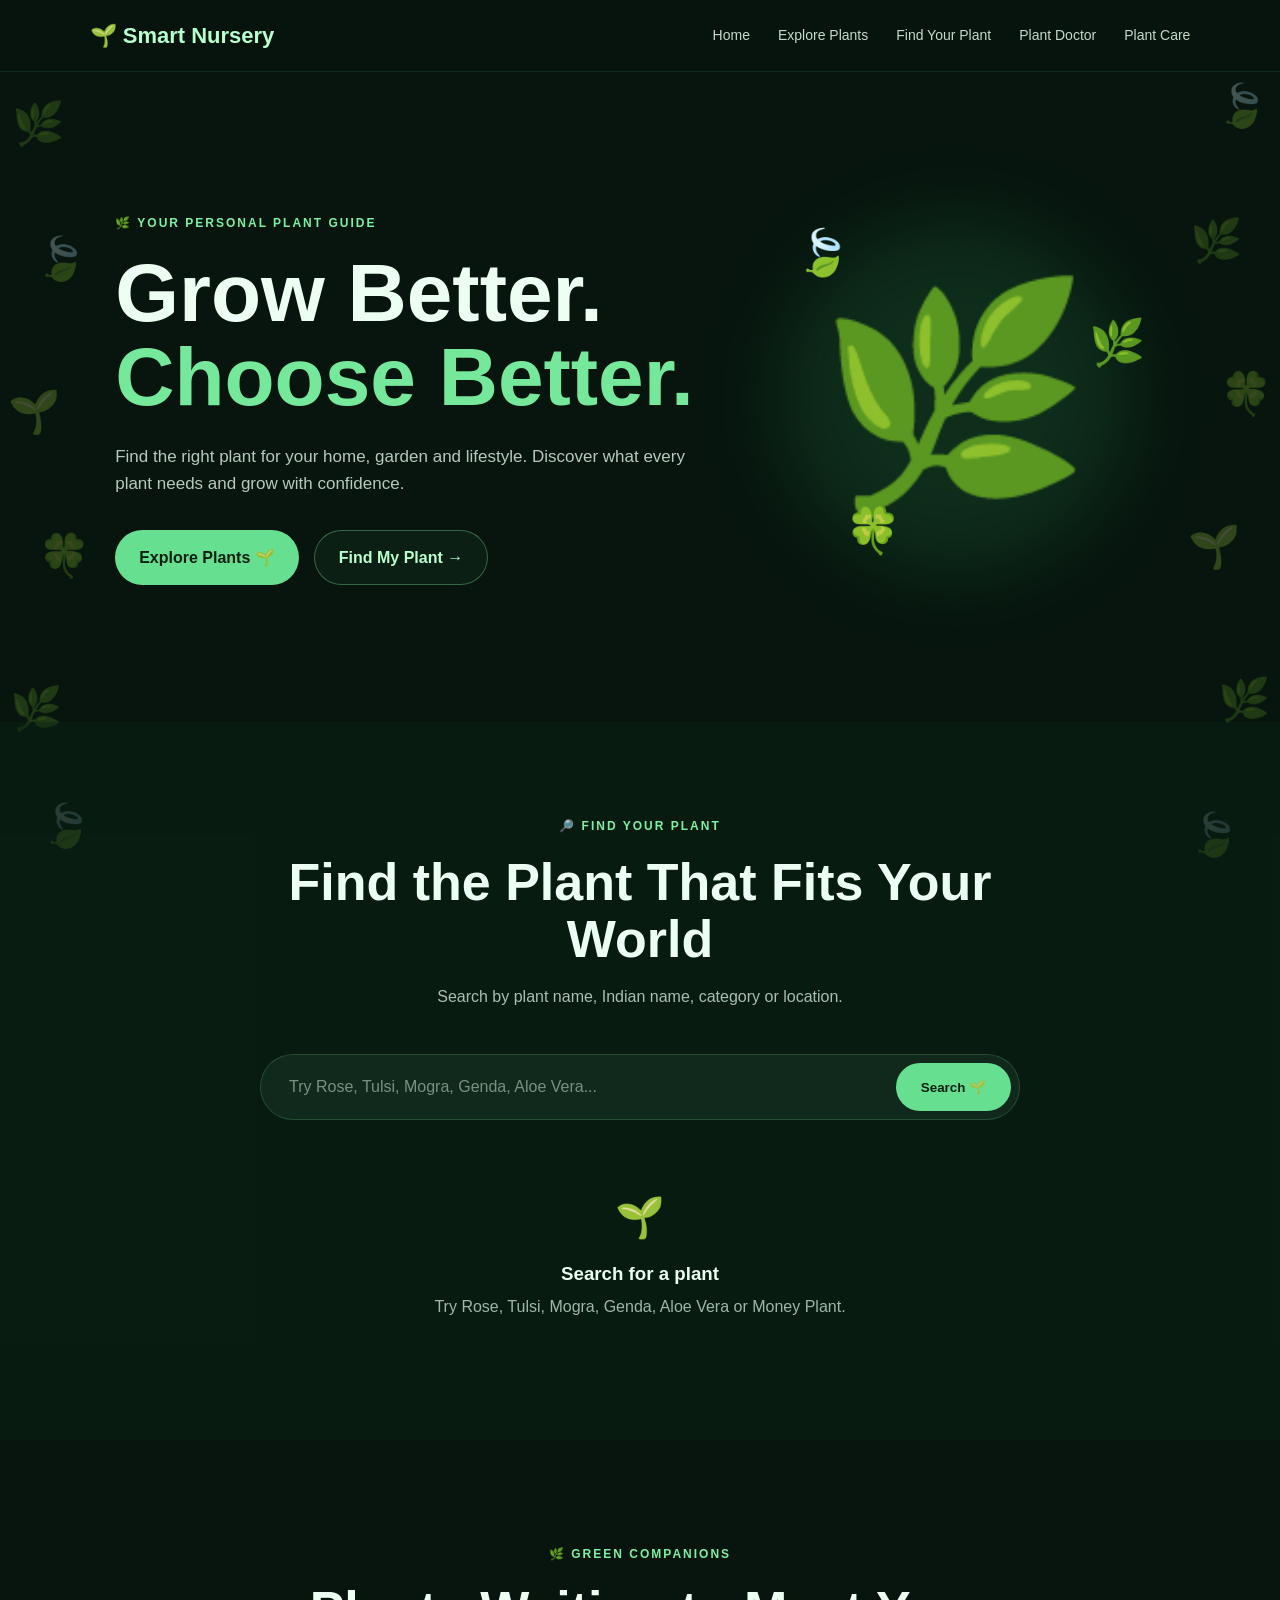
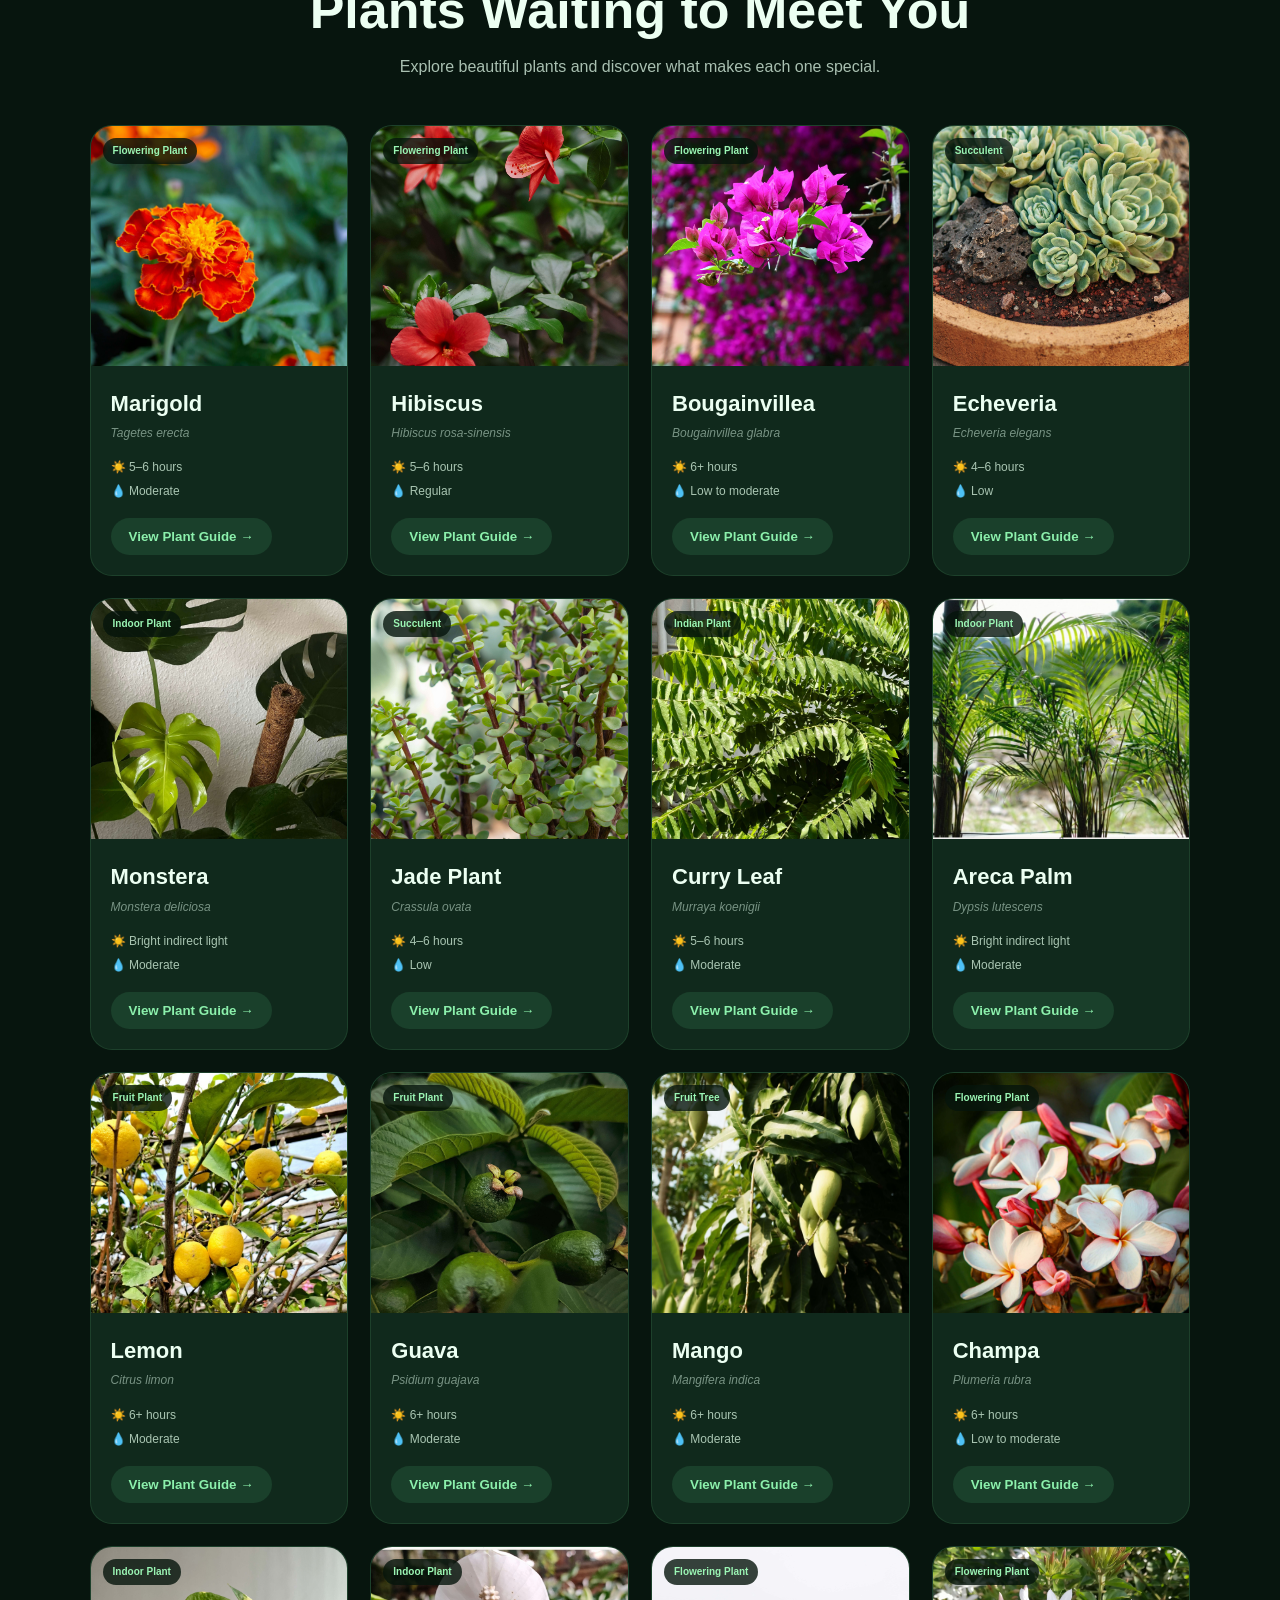
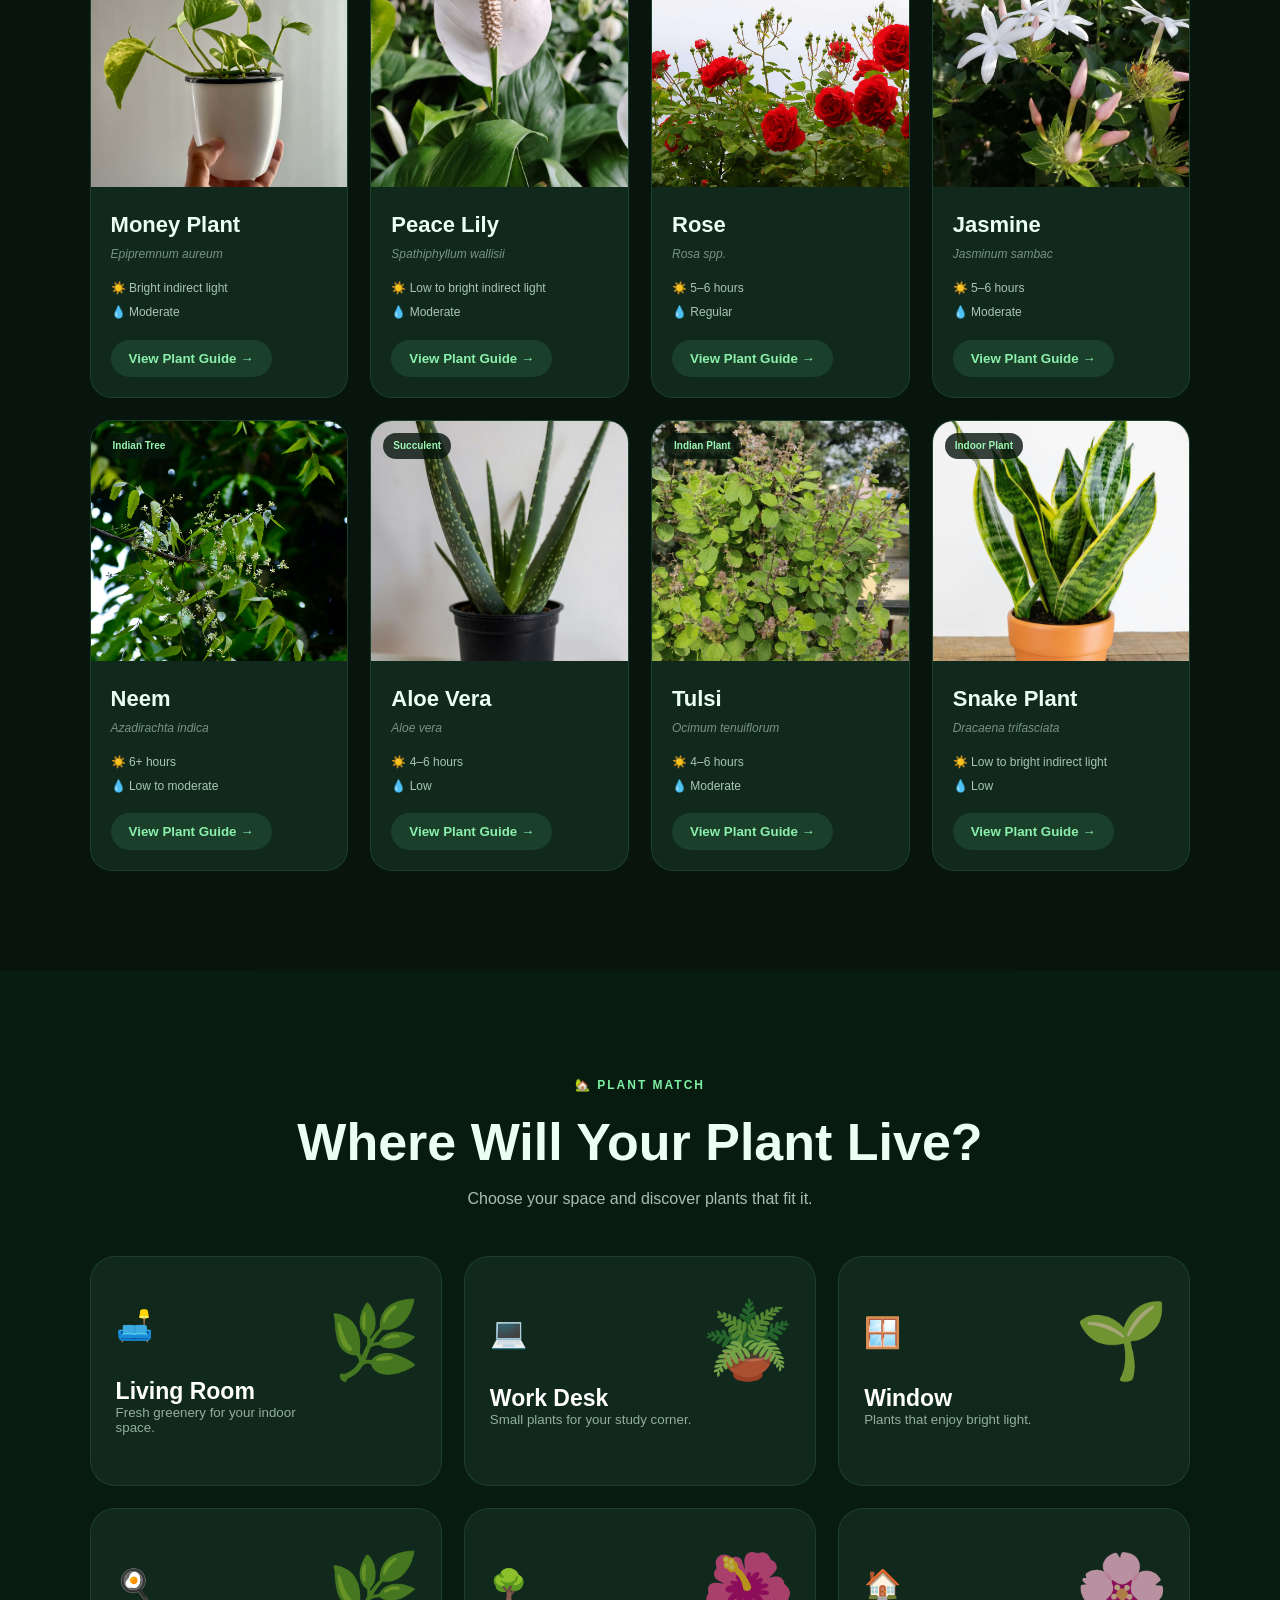
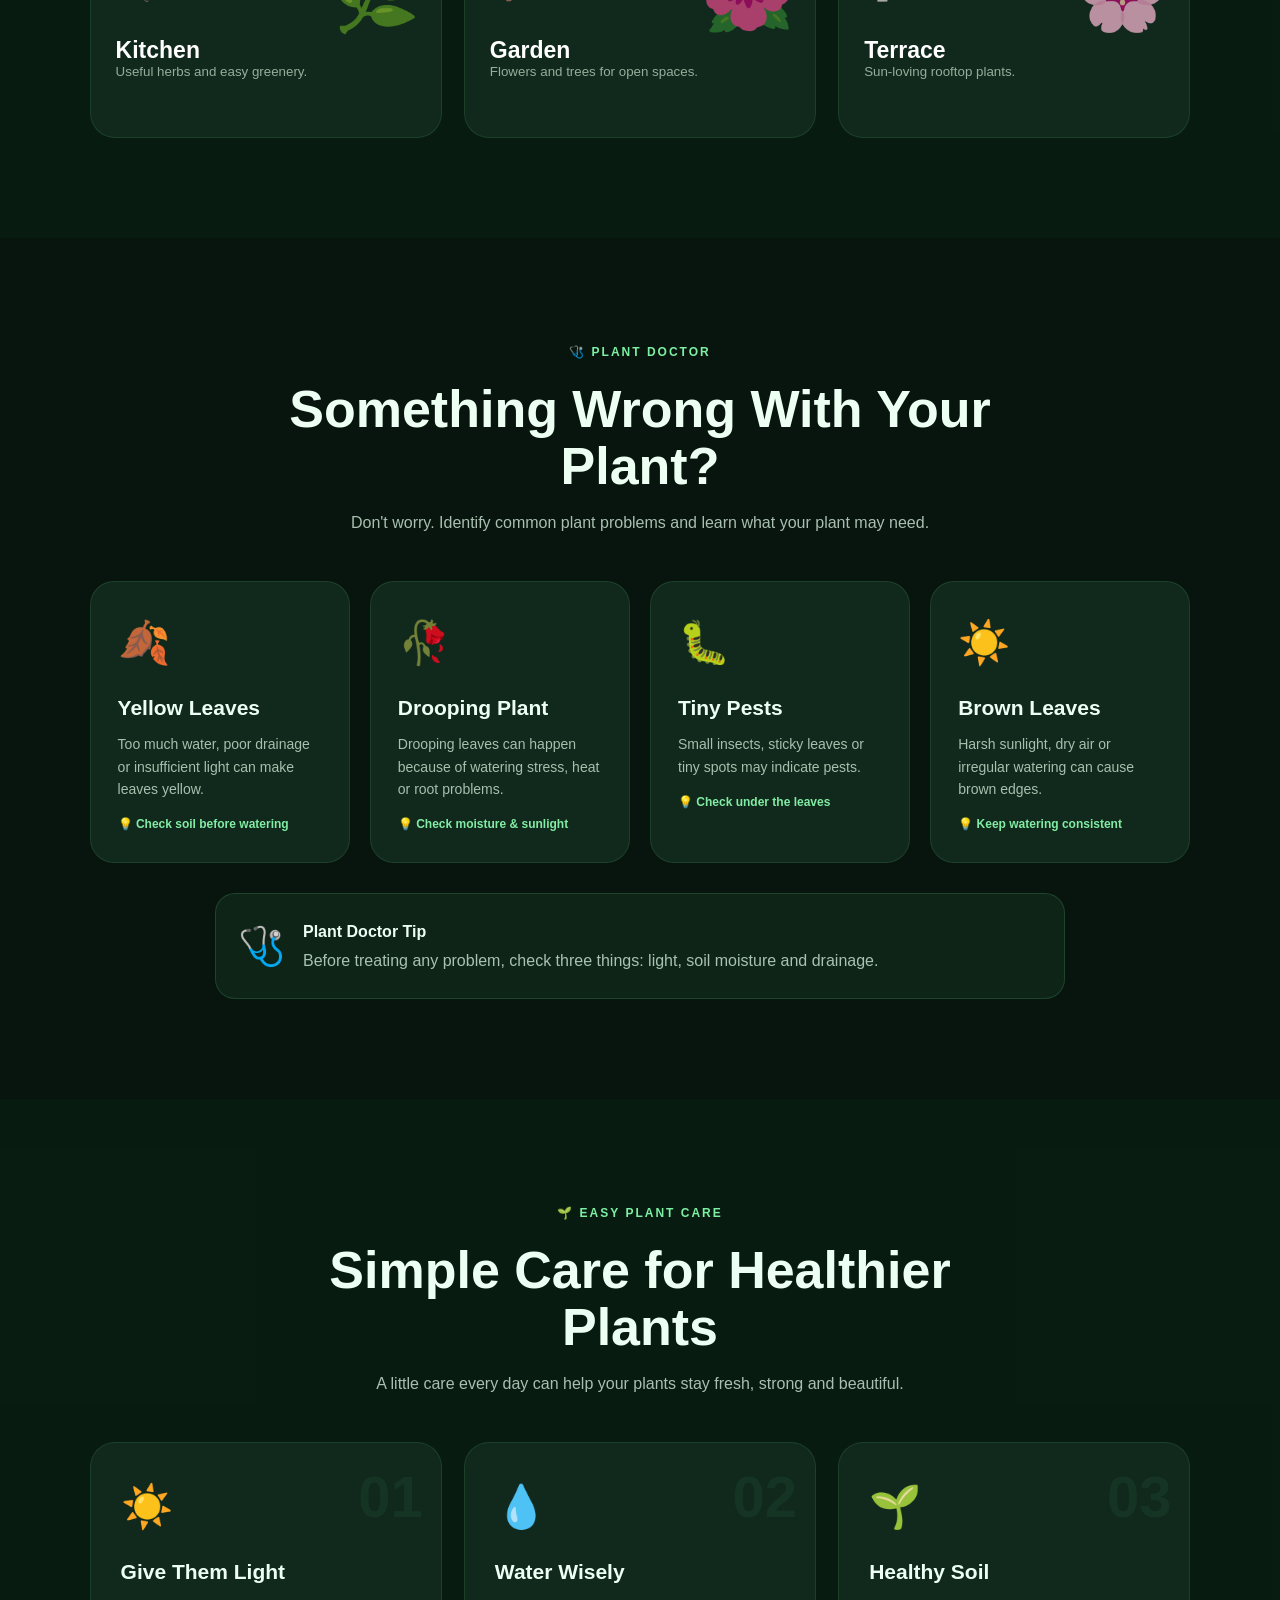
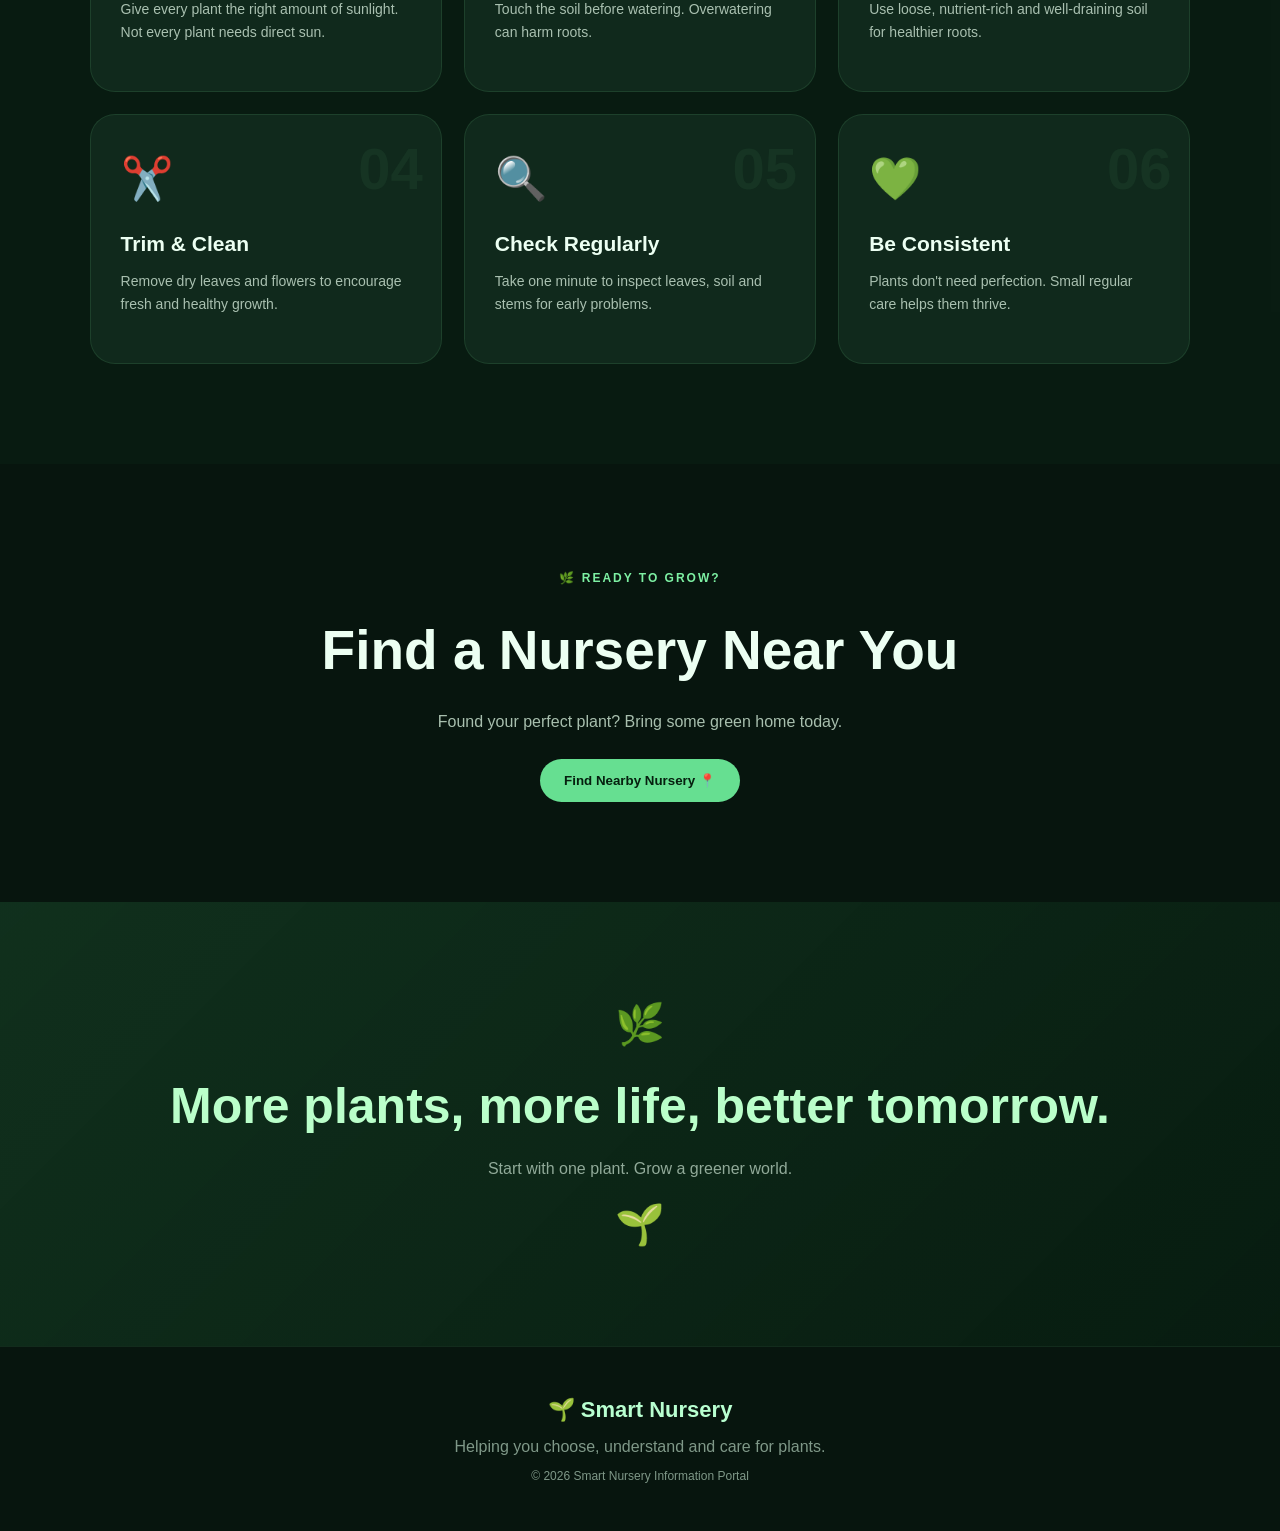
<file: index.html>
<!DOCTYPE html>
<html lang="en">
<head>
    <meta charset="UTF-8">
    <meta name="viewport" content="width=device-width, initial-scale=1.0">
    <title>Smart Nursery Information Portal</title>
    <link rel="stylesheet" href="style.css">
</head>

<body>

    <!-- SIDE PLANT ANIMATION -->
    <div class="side-decoration left-decoration">
        <span class="side-leaf leaf-a">🌿</span>
        <span class="side-leaf leaf-b">🍃</span>
        <span class="side-leaf leaf-c">🌱</span>
        <span class="side-leaf leaf-d">🍀</span>
        <span class="side-leaf leaf-e">🌿</span>
        <span class="side-leaf leaf-f">🍃</span>
    </div>

    <div class="side-decoration right-decoration">
        <span class="side-leaf leaf-a">🍃</span>
        <span class="side-leaf leaf-b">🌿</span>
        <span class="side-leaf leaf-c">🍀</span>
        <span class="side-leaf leaf-d">🌱</span>
        <span class="side-leaf leaf-e">🌿</span>
        <span class="side-leaf leaf-f">🍃</span>
    </div>


    <!-- NAVBAR -->
    <header class="navbar">

        <div class="logo">
            🌱 Smart Nursery
        </div>

        <nav>
            <a href="#home">Home</a>
            <a href="#explore">Explore Plants</a>
            <a href="#spaces">Find Your Plant</a>
            <a href="#doctor">Plant Doctor</a>
            <a href="#care">Plant Care</a>
        </nav>

    </header>


    <!-- HERO -->
    <section class="hero" id="home">

        <div class="hero-content">

            <span class="hero-tag">
                🌿 YOUR PERSONAL PLANT GUIDE
            </span>

            <h1>
                Grow Better.<br>
                <span>Choose Better.</span>
            </h1>

            <p>
                Find the right plant for your home, garden and lifestyle.
                Discover what every plant needs and grow with confidence.
            </p>

            <div class="hero-buttons">

                <a href="#explore" class="primary-btn">
                    Explore Plants 🌱
                </a>

                <a href="#spaces" class="secondary-btn">
                    Find My Plant →
                </a>

            </div>

        </div>


        <div class="hero-visual">

            <div class="hero-glow"></div>

            <div class="floating-leaf leaf-one">🍃</div>
            <div class="floating-leaf leaf-two">🌿</div>
            <div class="floating-leaf leaf-three">🍀</div>

            <div class="hero-plant">
                🌿
            </div>

        </div>

    </section>


    <!-- SEARCH -->
    <section class="search-section">

        <div class="section-heading">

            <span class="section-tag">
                🔎 FIND YOUR PLANT
            </span>

            <h2>
                Find the Plant That Fits Your World
            </h2>

            <p>
                Search by plant name, Indian name, category or location.
            </p>

        </div>

        <div class="search-box">

            <input
                type="text"
                id="plantSearch"
                placeholder="Try Rose, Tulsi, Mogra, Genda, Aloe Vera..."
                autocomplete="off"
            >

            <button onclick="searchPlant()">
                Search 🌱
            </button>

        </div>

        <div id="searchResult" class="search-results">

            <div class="search-empty">

                <span>🌱</span>

                <h3>
                    Search for a plant
                </h3>

                <p>
                    Try Rose, Tulsi, Mogra, Genda,
                    Aloe Vera or Money Plant.
                </p>

            </div>

        </div>

    </section>


    <!-- GREEN COMPANIONS -->
    <section class="plants-section" id="explore">

        <div class="section-heading">

            <span class="section-tag">
                🌿 GREEN COMPANIONS
            </span>

            <h2>
                Plants Waiting to Meet You
            </h2>

            <p>
                Explore beautiful plants and discover what makes
                each one special.
            </p>

        </div>

        <div class="plant-grid"></div>

    </section>


    <!-- SPACE FINDER -->
    <section class="spaces-section" id="spaces">

        <div class="section-heading">

            <span class="section-tag">
                🏡 PLANT MATCH
            </span>

            <h2>
                Where Will Your Plant Live?
            </h2>

            <p>
                Choose your space and discover plants that fit it.
            </p>

        </div>


        <div class="space-grid">

            <button class="space-card" onclick="chooseSpace('livingroom')">
                <div class="space-icon">🛋️</div>
                <div class="space-plant-art">🌿</div>
                <h3>Living Room</h3>
                <p>Fresh greenery for your indoor space.</p>
            </button>

            <button class="space-card" onclick="chooseSpace('workdesk')">
                <div class="space-icon">💻</div>
                <div class="space-plant-art">🪴</div>
                <h3>Work Desk</h3>
                <p>Small plants for your study corner.</p>
            </button>

            <button class="space-card" onclick="chooseSpace('window')">
                <div class="space-icon">🪟</div>
                <div class="space-plant-art">🌱</div>
                <h3>Window</h3>
                <p>Plants that enjoy bright light.</p>
            </button>

            <button class="space-card" onclick="chooseSpace('kitchen')">
                <div class="space-icon">🍳</div>
                <div class="space-plant-art">🌿</div>
                <h3>Kitchen</h3>
                <p>Useful herbs and easy greenery.</p>
            </button>

            <button class="space-card" onclick="chooseSpace('garden')">
                <div class="space-icon">🌳</div>
                <div class="space-plant-art">🌺</div>
                <h3>Garden</h3>
                <p>Flowers and trees for open spaces.</p>
            </button>

            <button class="space-card" onclick="chooseSpace('terrace')">
                <div class="space-icon">🏠</div>
                <div class="space-plant-art">🌸</div>
                <h3>Terrace</h3>
                <p>Sun-loving rooftop plants.</p>
            </button>

        </div>

        <div id="spaceRecommendations" class="space-recommendations"></div>

    </section>


    <!-- PLANT DOCTOR -->
    <section class="plant-doctor-section" id="doctor">

        <div class="section-heading">

            <span class="section-tag">
                🩺 PLANT DOCTOR
            </span>

            <h2>
                Something Wrong With Your Plant?
            </h2>

            <p>
                Don't worry. Identify common plant problems
                and learn what your plant may need.
            </p>

        </div>


        <div class="plant-problems-grid">

            <div class="problem-card">
                <div class="problem-icon">🍂</div>
                <h3>Yellow Leaves</h3>
                <p>
                    Too much water, poor drainage or insufficient
                    light can make leaves yellow.
                </p>
                <span>💡 Check soil before watering</span>
            </div>

            <div class="problem-card">
                <div class="problem-icon">🥀</div>
                <h3>Drooping Plant</h3>
                <p>
                    Drooping leaves can happen because of
                    watering stress, heat or root problems.
                </p>
                <span>💡 Check moisture & sunlight</span>
            </div>

            <div class="problem-card">
                <div class="problem-icon">🐛</div>
                <h3>Tiny Pests</h3>
                <p>
                    Small insects, sticky leaves or tiny spots
                    may indicate pests.
                </p>
                <span>💡 Check under the leaves</span>
            </div>

            <div class="problem-card">
                <div class="problem-icon">☀️</div>
                <h3>Brown Leaves</h3>
                <p>
                    Harsh sunlight, dry air or irregular watering
                    can cause brown edges.
                </p>
                <span>💡 Keep watering consistent</span>
            </div>

        </div>


        <div class="doctor-tip">

            <div class="doctor-tip-icon">
                🩺
            </div>

            <div>
                <strong>Plant Doctor Tip</strong>

                <p>
                    Before treating any problem, check three things:
                    light, soil moisture and drainage.
                </p>
            </div>

        </div>

    </section>


    <!-- CARE -->
    <section class="care-section" id="care">

        <div class="section-heading">

            <span class="section-tag">
                🌱 EASY PLANT CARE
            </span>

            <h2>
                Simple Care for Healthier Plants
            </h2>

            <p>
                A little care every day can help your plants
                stay fresh, strong and beautiful.
            </p>

        </div>


        <div class="care-timeline">

            <div class="care-step">
                <div class="care-number">01</div>
                <div class="care-icon">☀️</div>
                <h3>Give Them Light</h3>
                <p>
                    Give every plant the right amount of sunlight.
                    Not every plant needs direct sun.
                </p>
            </div>

            <div class="care-step">
                <div class="care-number">02</div>
                <div class="care-icon">💧</div>
                <h3>Water Wisely</h3>
                <p>
                    Touch the soil before watering.
                    Overwatering can harm roots.
                </p>
            </div>

            <div class="care-step">
                <div class="care-number">03</div>
                <div class="care-icon">🌱</div>
                <h3>Healthy Soil</h3>
                <p>
                    Use loose, nutrient-rich and well-draining
                    soil for healthier roots.
                </p>
            </div>

            <div class="care-step">
                <div class="care-number">04</div>
                <div class="care-icon">✂️</div>
                <h3>Trim & Clean</h3>
                <p>
                    Remove dry leaves and flowers to encourage
                    fresh and healthy growth.
                </p>
            </div>

            <div class="care-step">
                <div class="care-number">05</div>
                <div class="care-icon">🔍</div>
                <h3>Check Regularly</h3>
                <p>
                    Take one minute to inspect leaves, soil
                    and stems for early problems.
                </p>
            </div>

            <div class="care-step">
                <div class="care-number">06</div>
                <div class="care-icon">💚</div>
                <h3>Be Consistent</h3>
                <p>
                    Plants don't need perfection.
                    Small regular care helps them thrive.
                </p>
            </div>

        </div>

    </section>


    <!-- NURSERY -->
    <section class="nursery-section">

        <div class="nursery-content">

            <span class="section-tag">
                🌿 READY TO GROW?
            </span>

            <h2>
                Find a Nursery Near You
            </h2>

            <p>
                Found your perfect plant?
                Bring some green home today.
            </p>

            <button
                class="primary-btn"
                onclick="findNursery()"
            >
                Find Nearby Nursery 📍
            </button>

        </div>

    </section>


    <!-- SLOGAN -->
    <section class="slogan-section">

        <div class="slogan-decoration">🌿</div>

        <h2>
            More plants, more life, better tomorrow.
        </h2>

        <p>
            Start with one plant. Grow a greener world.
        </p>

        <div class="slogan-decoration">🌱</div>

    </section>


    <!-- FOOTER -->
    <footer class="footer">

        <div class="logo">
            🌱 Smart Nursery
        </div>

        <p>
            Helping you choose, understand and care for plants.
        </p>

        <p class="copyright">
            © 2026 Smart Nursery Information Portal
        </p>

    </footer>


    <!-- MODAL -->
    <div class="modal" id="plantModal">

        <div class="modal-box">

            <button
                class="modal-close"
                onclick="closeModal()"
            >
                ×
            </button>

            <div id="modalContent"></div>

        </div>

    </div>


    <script src="script.js"></script>

</body>
</html>
</file>
<file: style.css>
/* =========================================
   SMART NURSERY - STYLE.CSS
   ========================================= */

* {
    margin: 0;
    padding: 0;
    box-sizing: border-box;
}

html {
    scroll-behavior: smooth;
}

body {
    font-family: Arial, Helvetica, sans-serif;
    background: #07150e;
    color: #ecfff2;
    line-height: 1.6;
    overflow-x: hidden;
}

a {
    text-decoration: none;
    color: inherit;
}

button,
input {
    font-family: inherit;
}


/* =========================================
   SIDE ANIMATION
   ========================================= */

.side-decoration {
    position: fixed;
    top: 0;
    bottom: 0;
    width: 90px;
    z-index: 0;
    pointer-events: none;
}

.left-decoration {
    left: 0;
}

.right-decoration {
    right: 0;
}

.side-leaf {
    position: absolute;
    font-size: 42px;
    opacity: 0.28;
    animation: sideFloat 6s ease-in-out infinite;
}

.left-decoration .leaf-a {
    top: 10%;
    left: 12px;
}

.left-decoration .leaf-b {
    top: 25%;
    left: 35px;
    animation-delay: 1s;
}

.left-decoration .leaf-c {
    top: 42%;
    left: 8px;
    animation-delay: 2s;
}

.left-decoration .leaf-d {
    top: 58%;
    left: 38px;
    animation-delay: 3s;
}

.left-decoration .leaf-e {
    top: 75%;
    left: 10px;
    animation-delay: 4s;
}

.left-decoration .leaf-f {
    top: 88%;
    left: 40px;
    animation-delay: 5s;
}

.right-decoration .leaf-a {
    top: 8%;
    right: 12px;
}

.right-decoration .leaf-b {
    top: 23%;
    right: 38px;
    animation-delay: 1s;
}

.right-decoration .leaf-c {
    top: 40%;
    right: 8px;
    animation-delay: 2s;
}

.right-decoration .leaf-d {
    top: 57%;
    right: 40px;
    animation-delay: 3s;
}

.right-decoration .leaf-e {
    top: 74%;
    right: 10px;
    animation-delay: 4s;
}

.right-decoration .leaf-f {
    top: 89%;
    right: 40px;
    animation-delay: 5s;
}

@keyframes sideFloat {
    0%, 100% {
        transform: translateY(0) rotate(-8deg);
    }

    50% {
        transform: translateY(-20px) rotate(12deg);
    }
}


/* =========================================
   NAVBAR
   ========================================= */

.navbar {
    position: sticky;
    top: 0;
    z-index: 100;
    min-height: 72px;
    padding: 0 7%;
    display: flex;
    align-items: center;
    justify-content: space-between;
    background: rgba(7, 21, 14, 0.88);
    backdrop-filter: blur(15px);
    border-bottom: 1px solid rgba(100, 230, 150, 0.1);
}

.logo {
    font-size: 22px;
    font-weight: 800;
    color: #b8ffd0;
}

.navbar nav {
    display: flex;
    gap: 28px;
}

.navbar nav a {
    color: #c6dacc;
    font-size: 14px;
    transition: 0.3s;
}

.navbar nav a:hover {
    color: #7df0a3;
}


/* =========================================
   HERO
   ========================================= */

.hero {
    min-height: 650px;
    padding: 90px 9%;
    display: flex;
    align-items: center;
    justify-content: space-between;
    gap: 50px;
    position: relative;
    overflow: hidden;
}

.hero-content {
    max-width: 650px;
    position: relative;
    z-index: 2;
}

.hero-tag,
.section-tag {
    display: inline-block;
    color: #7df0a3;
    font-size: 12px;
    font-weight: 700;
    letter-spacing: 2px;
    margin-bottom: 18px;
}

.hero h1 {
    font-size: clamp(48px, 7vw, 82px);
    line-height: 1.02;
    margin-bottom: 25px;
}

.hero h1 span {
    color: #76e89b;
}

.hero p {
    color: #b6cabc;
    max-width: 580px;
    font-size: 17px;
    margin-bottom: 32px;
}

.hero-buttons {
    display: flex;
    gap: 15px;
    flex-wrap: wrap;
}

.primary-btn,
.secondary-btn {
    display: inline-flex;
    align-items: center;
    justify-content: center;
    padding: 14px 24px;
    border-radius: 50px;
    font-weight: 700;
    border: none;
    cursor: pointer;
    transition: 0.3s;
}

.primary-btn {
    background: #66df91;
    color: #06200f;
}

.primary-btn:hover {
    transform: translateY(-4px);
    box-shadow: 0 10px 30px rgba(90, 230, 140, 0.25);
}

.secondary-btn {
    border: 1px solid rgba(120, 240, 160, 0.35);
    color: #baffce;
    background: rgba(50, 110, 70, 0.12);
}

.secondary-btn:hover {
    transform: translateY(-4px);
    background: rgba(70, 150, 95, 0.2);
}

.hero-visual {
    width: 420px;
    height: 420px;
    position: relative;
    display: flex;
    align-items: center;
    justify-content: center;
}

.hero-glow {
    position: absolute;
    width: 350px;
    height: 350px;
    border-radius: 50%;
    background: rgba(70, 220, 120, 0.12);
    filter: blur(40px);
    animation: glowPulse 4s ease-in-out infinite;
}

.hero-plant {
    font-size: 220px;
    position: relative;
    z-index: 2;
    animation: heroPlant 5s ease-in-out infinite;
}

.floating-leaf {
    position: absolute;
    font-size: 45px;
    z-index: 3;
    animation: floatingLeaf 4s ease-in-out infinite;
}

.leaf-one {
    top: 30px;
    left: 50px;
}

.leaf-two {
    right: 20px;
    top: 120px;
    animation-delay: 1s;
}

.leaf-three {
    bottom: 40px;
    left: 100px;
    animation-delay: 2s;
}

@keyframes glowPulse {
    0%, 100% {
        transform: scale(1);
        opacity: 0.7;
    }

    50% {
        transform: scale(1.12);
        opacity: 1;
    }
}

@keyframes heroPlant {
    0%, 100% {
        transform: translateY(0) rotate(-2deg);
    }

    50% {
        transform: translateY(-15px) rotate(2deg);
    }
}

@keyframes floatingLeaf {
    0%, 100% {
        transform: translateY(0) rotate(0);
    }

    50% {
        transform: translateY(-18px) rotate(12deg);
    }
}


/* =========================================
   COMMON SECTION
   ========================================= */

section {
    position: relative;
    z-index: 1;
}

.section-heading {
    text-align: center;
    max-width: 760px;
    margin: 0 auto 45px;
}

.section-heading h2 {
    font-size: clamp(32px, 5vw, 52px);
    line-height: 1.1;
    margin-bottom: 15px;
}

.section-heading p {
    color: #a9c0b1;
}


/* =========================================
   SEARCH
   ========================================= */

.search-section {
    padding: 90px 7%;
    background: rgba(12, 36, 23, 0.45);
}

.search-box {
    max-width: 760px;
    margin: 0 auto;
    padding: 8px;
    display: flex;
    gap: 8px;
    background: #10291c;
    border: 1px solid rgba(120, 230, 150, 0.18);
    border-radius: 60px;
}

.search-box input {
    flex: 1;
    min-width: 0;
    border: none;
    outline: none;
    background: transparent;
    color: white;
    padding: 15px 20px;
    font-size: 16px;
}

.search-box input::placeholder {
    color: #78917f;
}

.search-box button {
    border: none;
    border-radius: 50px;
    padding: 0 25px;
    background: #66df91;
    color: #06200f;
    font-weight: 700;
    cursor: pointer;
    transition: 0.3s;
}

.search-box button:hover {
    transform: scale(1.04);
}

.search-results {
    max-width: 1000px;
    margin: 35px auto 0;
}

.search-empty {
    text-align: center;
    padding: 30px;
    color: #9fb7a7;
}

.search-empty span {
    display: block;
    font-size: 40px;
    margin-bottom: 10px;
}

.search-empty h3 {
    color: #eaffef;
    margin-bottom: 5px;
}

.search-heading {
    text-align: center;
    margin-bottom: 20px;
}

.search-heading h3 {
    color: #a9f5bd;
}

.search-heading p {
    color: #829b8a;
}

.search-results-grid {
    display: grid;
    gap: 22px;
}

.search-result-card {
    display: grid;
    grid-template-columns: 230px 1fr;
    overflow: hidden;
    border-radius: 24px;
    background: #10291c;
    border: 1px solid rgba(120, 230, 150, 0.14);
    animation: cardAppear 0.5s ease both;
}

.search-result-image {
    height: 260px;
    background: #0b2115;
    display: flex;
    align-items: center;
    justify-content: center;
    overflow: hidden;
}

.search-result-image img {
    width: 100%;
    height: 100%;
    object-fit: cover;
    padding: 12px;
    display: block;
}

.search-result-content {
    padding: 28px;
}

.search-category {
    color: #73e99b;
    font-size: 12px;
    font-weight: 700;
    text-transform: uppercase;
    letter-spacing: 1px;
}

.search-result-content h3 {
    font-size: 28px;
    margin: 5px 0;
}

.search-scientific {
    color: #799786;
    font-style: italic;
    margin-bottom: 10px;
}

.search-result-content > p {
    color: #b0c5b6;
}

.search-quick-info {
    display: flex;
    gap: 15px;
    flex-wrap: wrap;
    margin: 18px 0;
    color: #a8cdb4;
    font-size: 13px;
}

.view-guide-btn,
.plant-guide-btn {
    border: none;
    padding: 11px 18px;
    border-radius: 30px;
    background: rgba(100, 225, 145, 0.12);
    color: #8cf0ac;
    cursor: pointer;
    font-weight: 700;
    transition: 0.3s;
}

.view-guide-btn:hover,
.plant-guide-btn:hover {
    background: #66df91;
    color: #06200f;
    transform: translateY(-2px);
}


/* =========================================
   PLANT CARDS
   ========================================= */

.plants-section {
    padding: 100px 7%;
}

.plant-grid {
    display: grid;
    grid-template-columns: repeat(4, 1fr);
    gap: 22px;
}

.plant-card {
    background: #10291c;
    border: 1px solid rgba(120, 230, 150, 0.12);
    border-radius: 22px;
    overflow: hidden;
    transition: 0.35s;
    animation: cardAppear 0.6s ease both;
}

.plant-card:hover {
    transform: translateY(-9px);
    border-color: rgba(120, 240, 160, 0.4);
    box-shadow: 0 15px 45px rgba(0, 0, 0, 0.25);
}

.plant-card-image {
    height: 240px;
    position: relative;
    background: #0b2115;
    overflow: hidden;
}

.plant-card-image img {
    width: 100%;
    height: 100%;
    object-fit: cover;
    display: block;
    transition: 0.5s;
}

.plant-card:hover img {
    transform: scale(1.05);
}

.plant-category {
    position: absolute;
    left: 12px;
    top: 12px;
    background: rgba(5, 20, 12, 0.8);
    color: #9bf5b4;
    padding: 5px 10px;
    border-radius: 20px;
    font-size: 10px;
    font-weight: 700;
}

.plant-card-body {
    padding: 20px;
}

.plant-card-body h3 {
    font-size: 22px;
}

.plant-scientific {
    color: #789384;
    font-size: 12px;
    font-style: italic;
    margin: 3px 0 15px;
}

.plant-mini-info {
    display: flex;
    flex-direction: column;
    gap: 5px;
    color: #a9c5b2;
    font-size: 12px;
    margin-bottom: 17px;
}

@keyframes cardAppear {
    from {
        opacity: 0;
        transform: translateY(20px);
    }

    to {
        opacity: 1;
        transform: translateY(0);
    }
}


/* =========================================
   SPACE FINDER
   ========================================= */

.spaces-section {
    padding: 100px 7%;
    background: rgba(12, 36, 23, 0.45);
}

.space-grid {
    display: grid;
    grid-template-columns: repeat(3, 1fr);
    gap: 22px;
}

.space-card {
    position: relative;
    min-height: 230px;
    text-align: left;
    padding: 25px;
    border-radius: 25px;
    background: #10291c;
    border: 1px solid rgba(120, 230, 150, 0.12);
    color: white;
    cursor: pointer;
    overflow: hidden;
    transition: 0.35s;
}

.space-card:hover {
    transform: translateY(-8px);
    border-color: rgba(120, 240, 160, 0.4);
}

.space-icon {
    font-size: 30px;
}

.space-plant-art {
    position: absolute;
    right: 20px;
    top: 40px;
    font-size: 75px;
    opacity: 0.7;
    animation: miniPlant 4s ease-in-out infinite;
}

.space-card h3 {
    margin-top: 35px;
    font-size: 23px;
}

.space-card p {
    color: #94ae9d;
    max-width: 220px;
}

@keyframes miniPlant {
    0%, 100% {
        transform: translateY(0) rotate(-4deg);
    }

    50% {
        transform: translateY(-10px) rotate(4deg);
    }
}

.space-recommendations {
    max-width: 900px;
    margin: 30px auto 0;
    display: none;
    padding: 25px;
    border-radius: 25px;
    background: rgba(20, 60, 38, 0.7);
    border: 1px solid rgba(120, 230, 150, 0.2);
}

.space-recommendations.show {
    display: block;
    animation: cardAppear 0.5s ease;
}

.recommendation-title {
    display: flex;
    align-items: center;
    gap: 15px;
    margin-bottom: 20px;
}

.recommendation-title > span {
    font-size: 35px;
}

.recommendation-title h3 {
    color: #caffd7;
}

.recommendation-title p {
    color: #8fa998;
    font-size: 13px;
}

.recommendation-names {
    display: grid;
    grid-template-columns: repeat(2, 1fr);
    gap: 12px;
}

.recommended-name {
    border: 1px solid rgba(120, 230, 150, 0.15);
    background: rgba(7, 25, 15, 0.55);
    color: #dffff0;
    border-radius: 15px;
    padding: 15px;
    display: flex;
    align-items: center;
    gap: 10px;
    cursor: pointer;
    text-align: left;
    transition: 0.3s;
}

.recommended-name:hover {
    transform: translateX(5px);
    background: rgba(80, 180, 110, 0.18);
}

.recommended-name .arrow {
    margin-left: auto;
    color: #75ed9f;
}


/* =========================================
   PLANT DOCTOR
   ========================================= */

.plant-doctor-section {
    padding: 100px 7%;
}

.plant-problems-grid {
    display: grid;
    grid-template-columns: repeat(4, 1fr);
    gap: 20px;
}

.problem-card {
    padding: 27px;
    min-height: 270px;
    border-radius: 24px;
    background: #10291c;
    border: 1px solid rgba(120, 230, 150, 0.12);
    transition: 0.3s;
}

.problem-card:hover {
    transform: translateY(-8px);
    border-color: rgba(120, 240, 160, 0.35);
}

.problem-icon {
    font-size: 42px;
    margin-bottom: 15px;
}

.problem-card h3 {
    font-size: 21px;
    margin-bottom: 9px;
}

.problem-card p {
    color: #a8bfae;
    font-size: 14px;
}

.problem-card span {
    display: block;
    margin-top: 15px;
    color: #82eca4;
    font-size: 12px;
    font-weight: 700;
}

.doctor-tip {
    max-width: 850px;
    margin: 30px auto 0;
    padding: 22px;
    display: flex;
    align-items: center;
    gap: 18px;
    border-radius: 20px;
    background: rgba(55, 130, 80, 0.15);
    border: 1px solid rgba(120, 230, 150, 0.16);
}

.doctor-tip-icon {
    font-size: 38px;
}

.doctor-tip p {
    color: #a9c2b1;
    margin-top: 3px;
}


/* =========================================
   CARE
   ========================================= */

.care-section {
    padding: 100px 7%;
    background: rgba(12, 36, 23, 0.45);
}

.care-timeline {
    display: grid;
    grid-template-columns: repeat(3, 1fr);
    gap: 22px;
}

.care-step {
    position: relative;
    min-height: 250px;
    padding: 30px;
    overflow: hidden;
    border-radius: 25px;
    background: #10291c;
    border: 1px solid rgba(120, 230, 150, 0.12);
    transition: 0.3s;
}

.care-step:hover {
    transform: translateY(-8px);
    border-color: rgba(120, 240, 160, 0.35);
}

.care-number {
    position: absolute;
    top: 8px;
    right: 18px;
    font-size: 58px;
    font-weight: 900;
    color: rgba(120, 240, 160, 0.06);
}

.care-icon {
    font-size: 42px;
    margin-bottom: 15px;
}

.care-step h3 {
    margin-bottom: 10px;
    font-size: 21px;
}

.care-step p {
    color: #a9c0b0;
    font-size: 14px;
}


/* =========================================
   NURSERY
   ========================================= */

.nursery-section {
    padding: 100px 7%;
    text-align: center;
}

.nursery-content {
    max-width: 750px;
    margin: auto;
}

.nursery-content h2 {
    font-size: clamp(35px, 5vw, 55px);
    margin-bottom: 15px;
}

.nursery-content p {
    color: #a8bfae;
    margin-bottom: 25px;
}


/* =========================================
   SLOGAN
   ========================================= */

.slogan-section {
    padding: 80px 7%;
    text-align: center;
    background: linear-gradient(
        135deg,
        rgba(35, 100, 58, 0.35),
        rgba(8, 30, 17, 0.8)
    );
}

.slogan-section h2 {
    font-size: clamp(28px, 5vw, 50px);
    color: #baffca;
}

.slogan-section p {
    color: #91aa99;
    margin-top: 10px;
}

.slogan-decoration {
    font-size: 40px;
    margin: 10px;
    animation: miniPlant 3s ease-in-out infinite;
}


/* =========================================
   FOOTER
   ========================================= */

.footer {
    padding: 45px 7%;
    text-align: center;
    border-top: 1px solid rgba(120, 230, 150, 0.1);
}

.footer p {
    color: #7f9888;
    margin-top: 7px;
}

.copyright {
    font-size: 12px;
}


/* =========================================
   MODAL
   ========================================= */

.modal {
    position: fixed;
    inset: 0;
    z-index: 500;
    display: none;
    align-items: center;
    justify-content: center;
    padding: 20px;
    background: rgba(0, 0, 0, 0.78);
    backdrop-filter: blur(8px);
}

.modal.show {
    display: flex;
}

.modal-box {
    position: relative;
    width: min(900px, 95%);
    max-height: 90vh;
    overflow-y: auto;
    background: #10291c;
    border: 1px solid rgba(120, 230, 150, 0.2);
    border-radius: 28px;
    padding: 30px;
    animation: modalAppear 0.3s ease;
}

@keyframes modalAppear {
    from {
        opacity: 0;
        transform: scale(0.94) translateY(15px);
    }

    to {
        opacity: 1;
        transform: scale(1) translateY(0);
    }
}

.modal-close {
    position: absolute;
    top: 15px;
    right: 18px;
    z-index: 10;
    width: 42px;
    height: 42px;
    border: none;
    border-radius: 50%;
    background: rgba(255, 255, 255, 0.08);
    color: white;
    font-size: 28px;
    cursor: pointer;
}

.modal-close:hover {
    background: rgba(100, 230, 150, 0.2);
    transform: rotate(90deg);
}

.modal-content-inner {
    display: grid;
    grid-template-columns: 320px 1fr;
    gap: 30px;
}

.modal-image-wrapper {
    display: flex;
    align-items: flex-start;
    justify-content: center;
}

.modal-plant-image {
    width: 300px;
    height: 300px;
    object-fit: contain;
    padding: 10px;
    border-radius: 22px;
    background: #0a2014;
}

.modal-category {
    color: #79ee9e;
    font-size: 12px;
    font-weight: 700;
    letter-spacing: 1px;
    text-transform: uppercase;
}

.modal-plant-info h2 {
    font-size: 38px;
    margin: 3px 0;
}

.modal-scientific {
    color: #789485;
    font-style: italic;
}

.modal-description {
    color: #b6c9bb;
    margin: 15px 0 22px;
}

.modal-details {
    display: grid;
    grid-template-columns: repeat(2, 1fr);
    gap: 12px;
}

.modal-detail {
    display: flex;
    gap: 10px;
    padding: 13px;
    border-radius: 14px;
    background: rgba(5, 20, 12, 0.35);
}

.modal-detail > span {
    font-size: 22px;
}

.modal-detail strong {
    font-size: 13px;
}

.modal-detail p {
    color: #9eb4a5;
    font-size: 12px;
}

.modal-care {
    margin-top: 18px;
    padding: 17px;
    border-radius: 16px;
    background: rgba(70, 170, 100, 0.1);
}

.modal-care h3 {
    color: #9af2b2;
    margin-bottom: 5px;
}

.modal-care p {
    color: #a9c1af;
    font-size: 14px;
}

.modal-names {
    margin-top: 15px;
    color: #a8c2ae;
    font-size: 13px;
}

.modal-names span {
    color: #7fea9d;
}


/* =========================================
   RESPONSIVE
   ========================================= */

@media (max-width: 1050px) {

    .plant-grid {
        grid-template-columns: repeat(3, 1fr);
    }

    .plant-problems-grid {
        grid-template-columns: repeat(2, 1fr);
    }

    .hero {
        padding-left: 7%;
        padding-right: 7%;
    }
}


@media (max-width: 800px) {

    .navbar {
        padding: 15px 5%;
        flex-direction: column;
        gap: 12px;
    }

    .navbar nav {
        gap: 12px;
        flex-wrap: wrap;
        justify-content: center;
    }

    .hero {
        flex-direction: column;
        text-align: center;
        padding-top: 70px;
    }

    .hero-buttons {
        justify-content: center;
    }

    .hero-visual {
        width: 300px;
        height: 300px;
    }

    .hero-plant {
        font-size: 150px;
    }

    .plant-grid {
        grid-template-columns: repeat(2, 1fr);
    }

    .space-grid {
        grid-template-columns: repeat(2, 1fr);
    }

    .care-timeline {
        grid-template-columns: repeat(2, 1fr);
    }

    .modal-content-inner {
        grid-template-columns: 1fr;
    }

    .modal-image-wrapper {
        margin-top: 15px;
    }

    .modal-plant-image {
        width: 210px;
        height: 210px;
    }
}


@media (max-width: 600px) {

    .side-decoration {
        width: 45px;
    }

    .side-leaf {
        font-size: 25px;
    }

    .hero {
        padding-left: 8%;
        padding-right: 8%;
    }

    .search-box {
        border-radius: 20px;
        flex-direction: column;
        padding: 8px;
    }

    .search-box button {
        height: 48px;
    }

    .search-result-card {
        grid-template-columns: 1fr;
    }

    .search-result-image {
        height: 240px;
    }

    .plant-grid,
    .space-grid,
    .plant-problems-grid,
    .care-timeline {
        grid-template-columns: 1fr;
    }

    .recommendation-names {
        grid-template-columns: 1fr;
    }

    .modal-box {
        padding: 20px;
    }

    .modal-details {
        grid-template-columns: 1fr;
    }

    .modal-plant-info h2 {
        font-size: 30px;
    }
}
</file>
